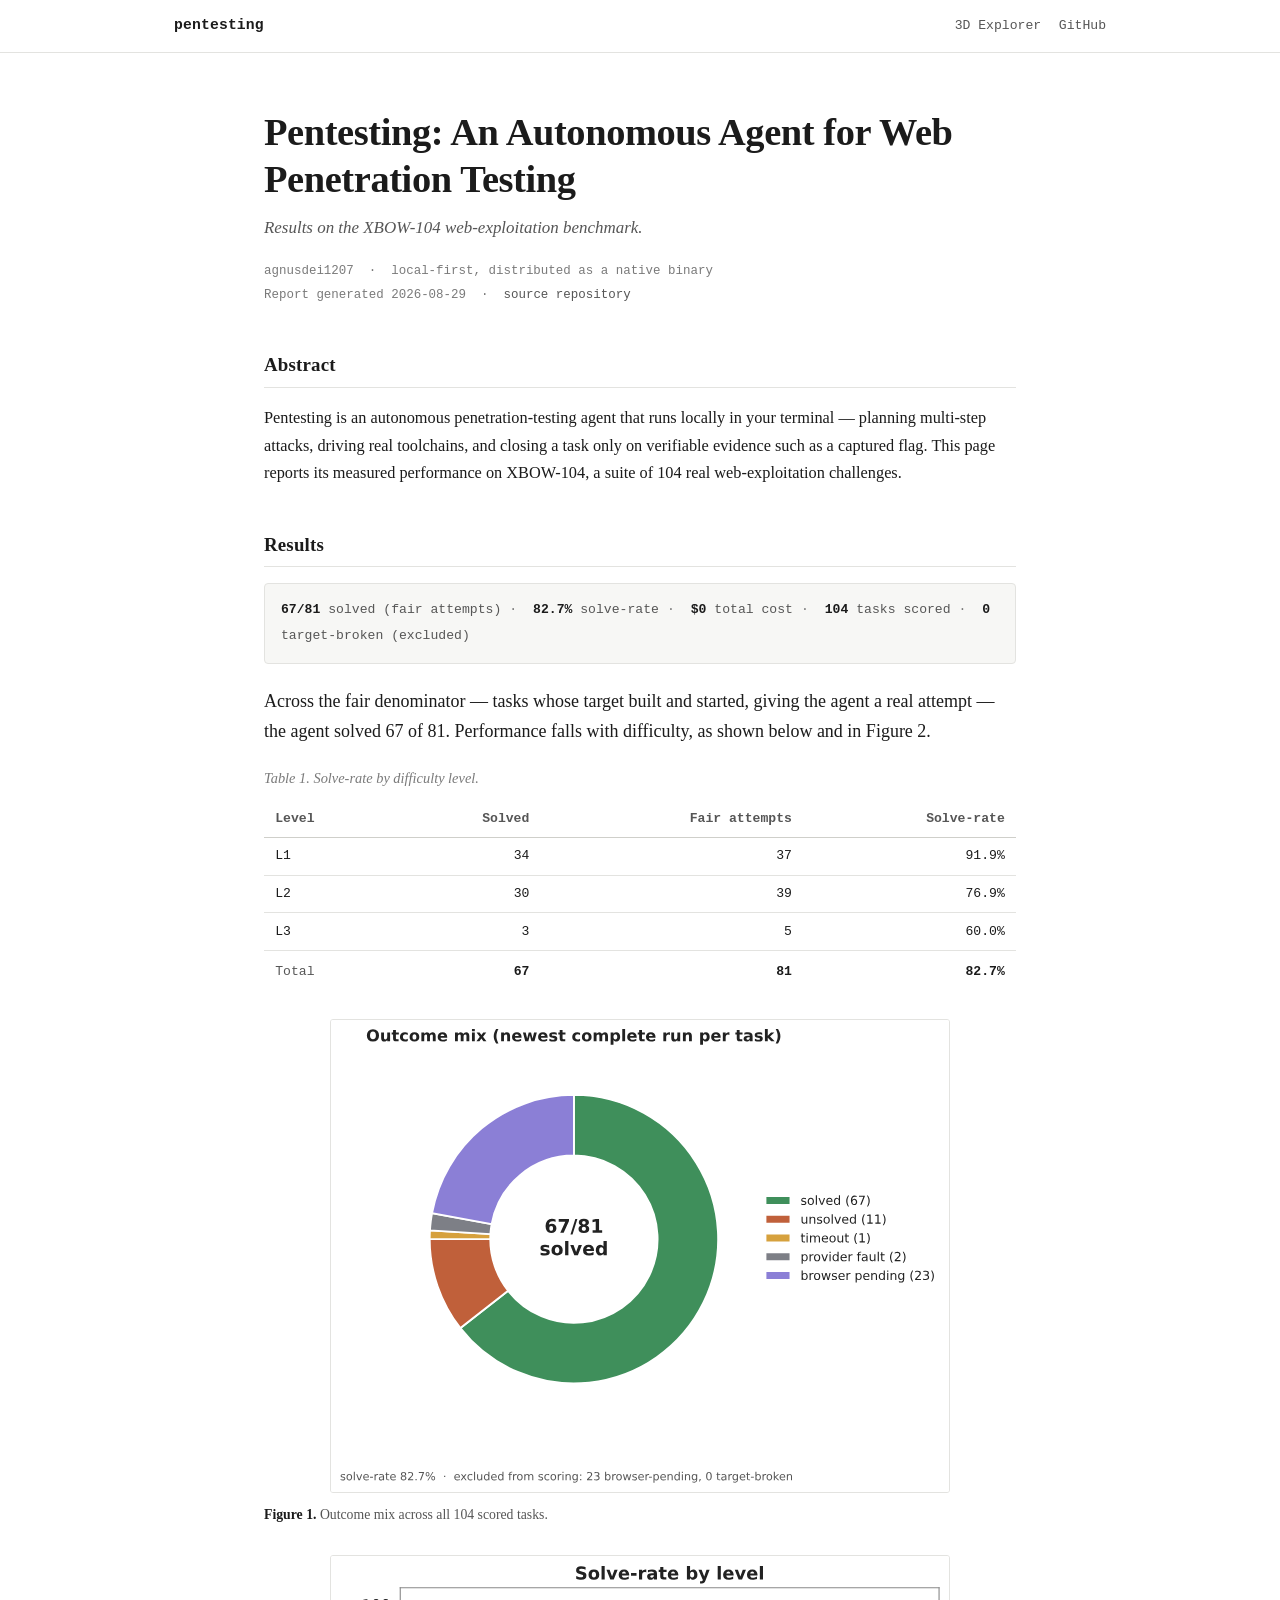
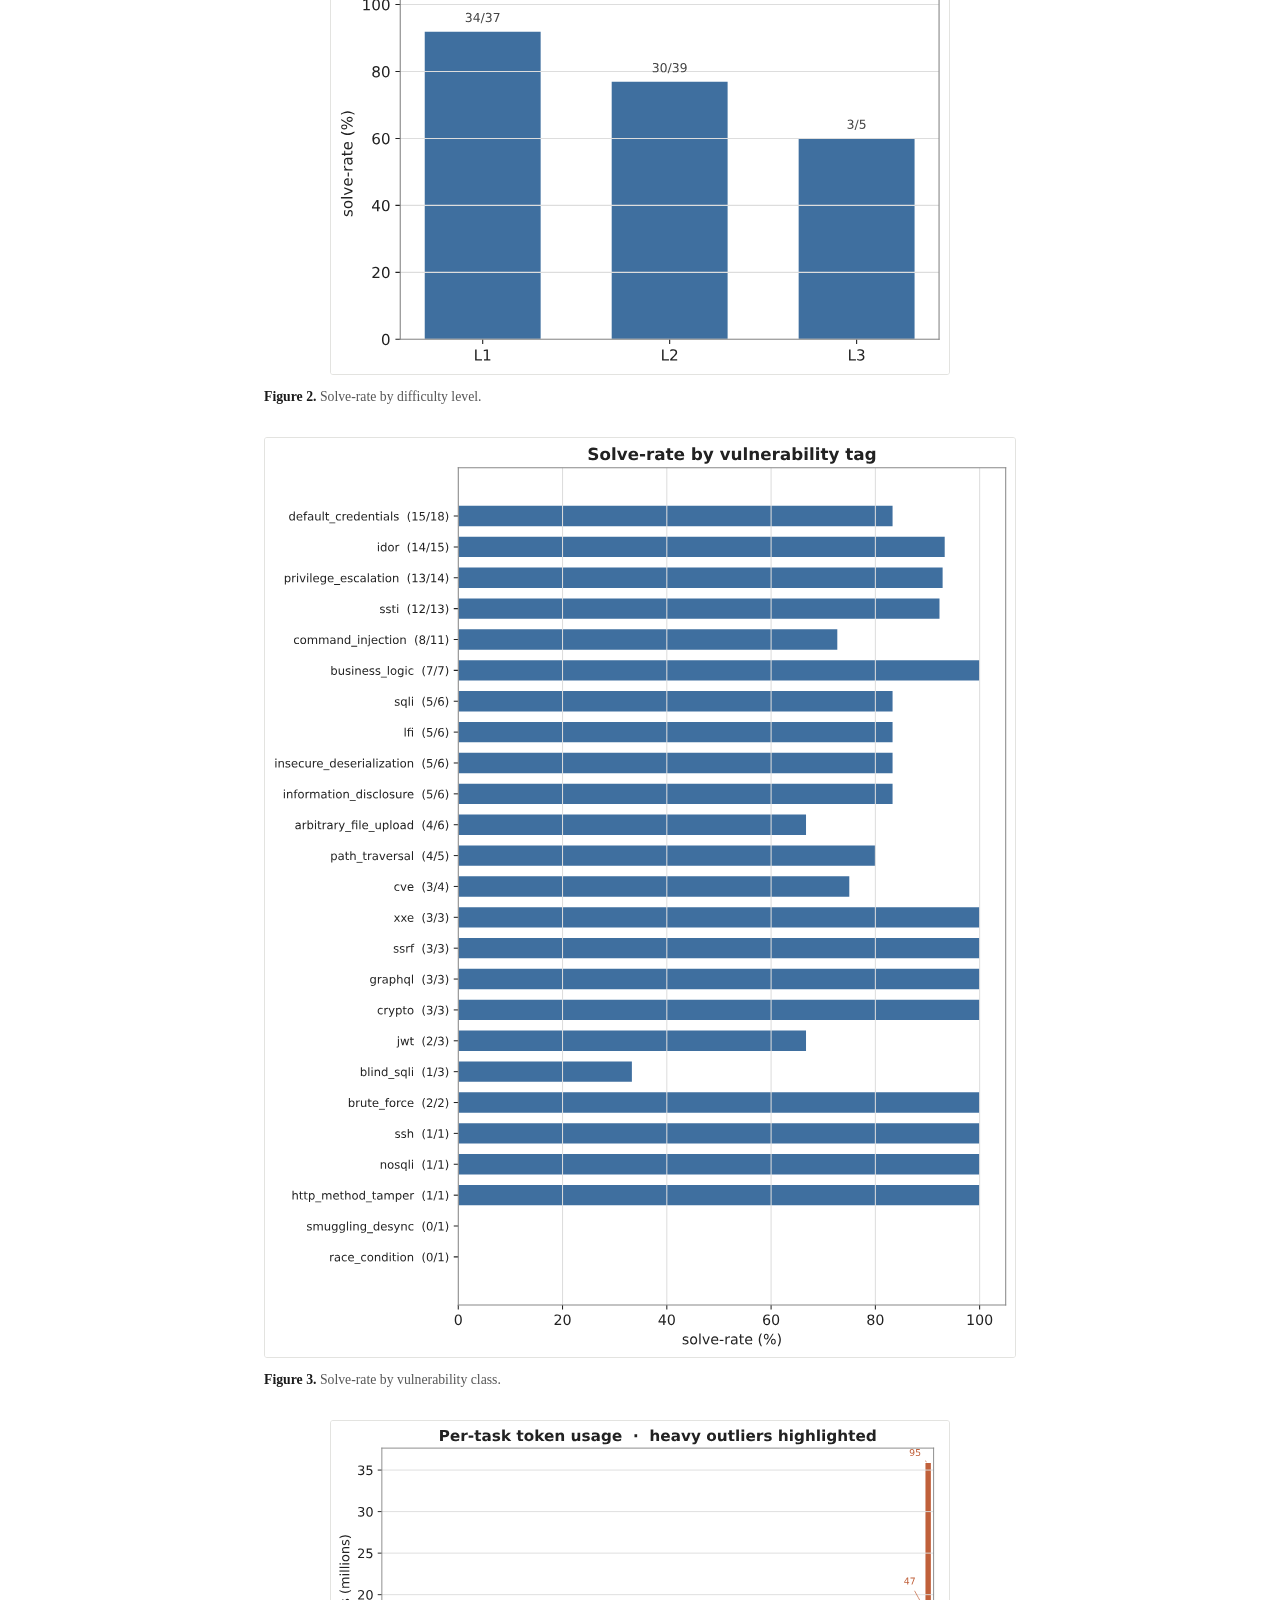
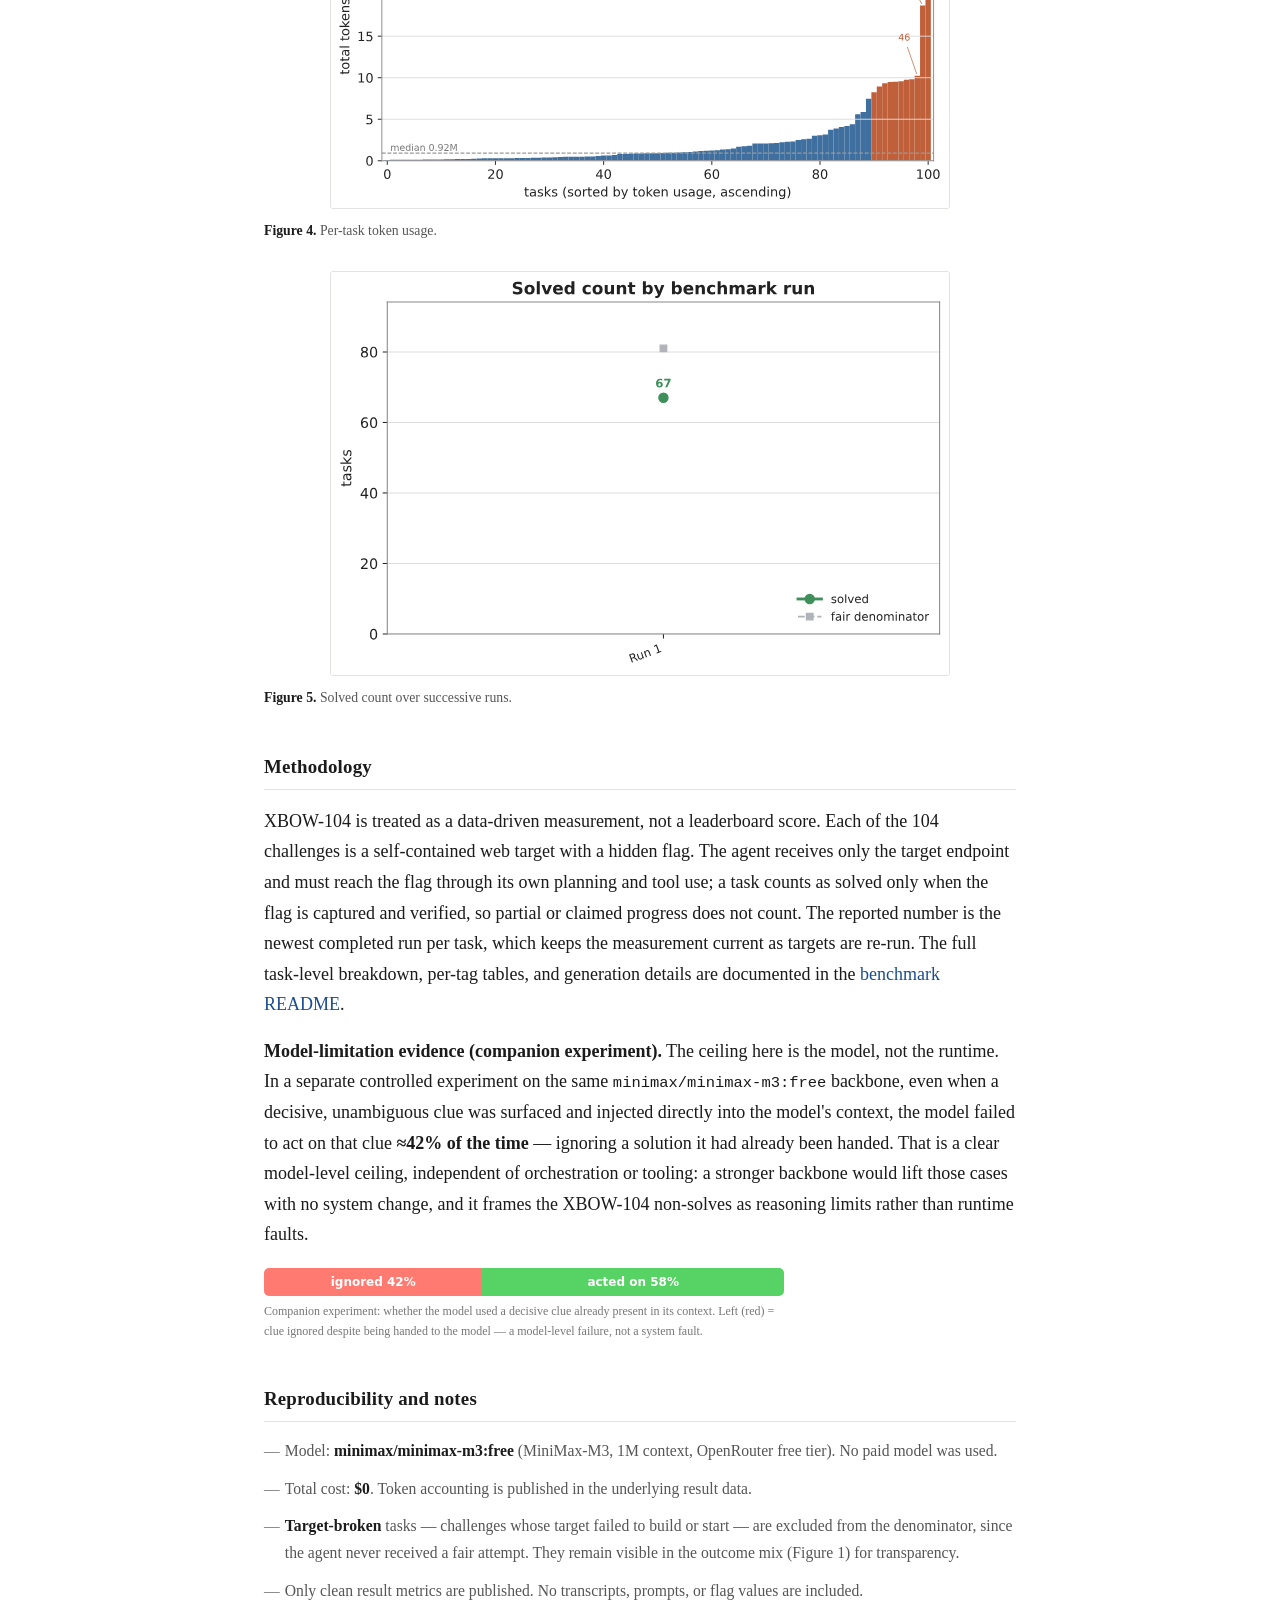
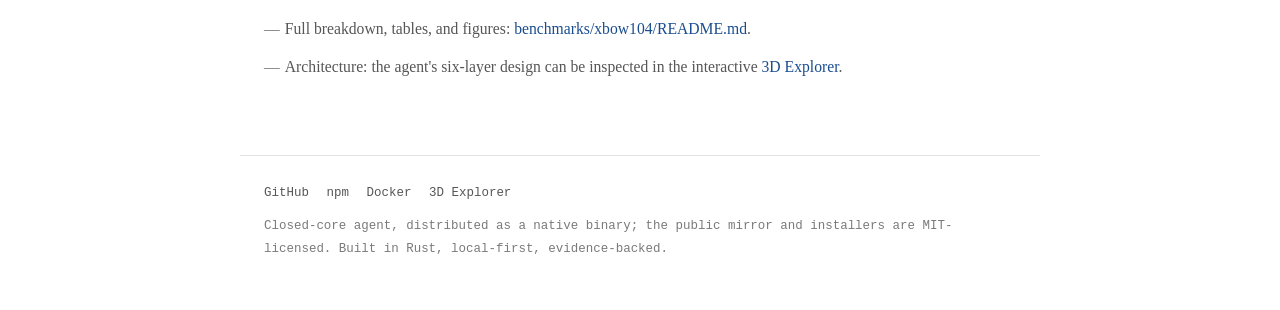
<file: index.html>
<!DOCTYPE html>
<html lang="en">
<head>
    <meta charset="UTF-8">
    <meta name="viewport" content="width=device-width, initial-scale=1.0">
    <meta name="google-site-verification" content="_qpSp6gk5smSMelgdfXN_lOxkhBn6YTdgWCXtdo_gXA" />
    <title>Pentesting — Autonomous AI Pentesting Agent | Rust CTF Solver & 3D Architecture</title>
    <link rel="canonical" href="https://agnusdei1207.github.io/pentesting-public/">
    <link rel="icon" type="image/svg+xml" href="favicon.svg">
    <meta name="theme-color" content="#e6edf3" media="(prefers-color-scheme: light)">
    <meta name="theme-color" content="#0d1117" media="(prefers-color-scheme: dark)">

    <!-- SEO Meta Tags -->
    <meta name="description" content="Pentesting is an autonomous AI penetration-testing agent built in Rust. This report documents its results on the XBOW-104 autonomous web-exploitation benchmark, run at $0 cost on a free-tier model, with a full methodology and reproducibility breakdown.">
    <meta name="keywords" content="pentesting, AI pentesting agent, autonomous penetration testing, CTF solver, capture the flag AI, cybersecurity agent, Rust security tool, red team automation, vulnerability scanner, offensive security AI, terminal security tool, local-first agent, bug bounty tool, ethical hacking AI, security assessment, 3D architecture explorer, npm pentesting, Docker pentesting, 자동 침투 테스트, AI 보안 에이전트, 사이버보안, 모의해킹, CTF 풀이, 레드팀 자동화">
    <meta name="author" content="agnusdei1207">
    <meta name="robots" content="index, follow, max-image-preview:large, max-snippet:-1, max-video-preview:-1">
    <meta name="generator" content="Rust">

    <!-- Open Graph / Facebook / LinkedIn / Discord / Slack / Kakao -->
    <meta property="og:type" content="website">
    <meta property="og:site_name" content="Pentesting — AI Security Agent">
    <meta property="og:title" content="Pentesting — AI Agent for Autonomous Penetration Testing: XBOW-104 Report">
    <meta property="og:description" content="Autonomous pentesting agent built in Rust. Report of its XBOW-104 web-exploitation benchmark results — 67/81 fair attempts solved, 82.7% solve-rate, $0 cost on a free-tier model — with methodology and reproducibility notes.">
    <meta property="og:url" content="https://agnusdei1207.github.io/pentesting-public/">
    <meta property="og:image" content="https://agnusdei1207.github.io/pentesting-public/og-image.png">
    <meta property="og:image:type" content="image/png">
    <meta property="og:image:width" content="1200">
    <meta property="og:image:height" content="630">
    <meta property="og:image:alt" content="Pentesting: Autonomous AI pentesting agent architecture — 3D interactive visualization built in Rust">
    <meta property="og:locale" content="en_US">
    <meta property="og:locale:alternate" content="ko_KR">

    <!-- Twitter / X Card -->
    <meta name="twitter:card" content="summary_large_image">
    <meta name="twitter:title" content="Pentesting — AI Agent for Autonomous Penetration Testing: XBOW-104 Report">
    <meta name="twitter:description" content="Autonomous AI pentesting agent built in Rust. XBOW-104 web-exploitation benchmark: 67/81 fair attempts solved, 82.7% solve-rate, $0 cost. Methodology and reproducibility included.">
    <meta name="twitter:image" content="https://agnusdei1207.github.io/pentesting-public/og-image.png">
    <meta name="twitter:image:alt" content="Pentesting: Autonomous AI pentesting agent architecture — 3D interactive visualization built in Rust">

    <!-- Structured Data (JSON-LD) for Search Engines -->
    <script type="application/ld+json">
    {
      "@context": "https://schema.org",
      "@type": "SoftwareApplication",
      "name": "Pentesting",
      "alternateName": "Pentesting AI Agent",
      "url": "https://agnusdei1207.github.io/pentesting-public/",
      "description": "Autonomous AI penetration-testing agent with interactive 3D architecture explorer. Local-first, terminal-native, built in Rust. Supports CTF auto-solving, red team automation, and security assessment.",
      "applicationCategory": "SecurityApplication",
      "operatingSystem": "Linux, macOS, Windows via Docker",
      "softwareVersion": "latest",
      "programmingLanguage": "Rust",
      "image": "https://agnusdei1207.github.io/pentesting-public/og-image.png",
      "screenshot": "https://agnusdei1207.github.io/pentesting-public/og-image.png",
      "keywords": "AI pentesting, autonomous penetration testing, CTF solver, cybersecurity agent, Rust security, red team automation",
      "installUrl": "https://www.npmjs.com/package/pentesting",
      "downloadUrl": "https://hub.docker.com/r/agnusdei1207/pentesting",
      "author": {
        "@type": "Person",
        "name": "agnusdei1207",
        "url": "https://github.com/agnusdei1207"
      },
      "offers": {
        "@type": "Offer",
        "price": "0",
        "priceCurrency": "USD",
        "availability": "https://schema.org/InStock"
      },
      "sourceOrganization": {
        "@type": "SoftwareSourceCode",
        "codeRepository": "https://github.com/agnusdei1207/pentesting-public",
        "programmingLanguage": "Rust",
        "runtimePlatform": "Native binary"
      }
    }
    </script>

    <link rel="stylesheet" href="css/landing.css">
</head>
<body>

    <!-- ══ TOP NAV ══ -->
    <nav class="topnav" aria-label="Primary">
        <div class="row">
            <a class="wordmark" href="./">pentesting</a>
            <div class="navlinks">
                <a href="explorer.html" target="_blank" rel="noopener">3D Explorer</a>
                <a href="https://github.com/agnusdei1207/pentesting-public" target="_blank" rel="noopener noreferrer">GitHub</a>
            </div>
        </div>
    </nav>

    <main class="paper">

        <!-- ══ TITLE BLOCK ══ -->
        <header class="doc-head">
            <h1 class="title">Pentesting: An Autonomous Agent for Web Penetration Testing</h1>
            <p class="subtitle">Results on the XBOW-104 web-exploitation benchmark.</p>
            <p class="byline">
                agnusdei1207 &nbsp;·&nbsp; local-first, distributed as a native binary<br>
                Report generated <span id="meta-date">2026-08-29</span> &nbsp;·&nbsp;
                <a href="https://github.com/agnusdei1207/pentesting-public" target="_blank" rel="noopener noreferrer">source repository</a>
            </p>
        </header>

        <!-- ══ ABSTRACT ══ -->
        <section class="sec" id="overview">
            <h2>Abstract</h2>
            <p class="abstract">
                Pentesting is an autonomous penetration-testing agent that runs locally in your
                terminal — planning multi-step attacks, driving real toolchains, and closing a task
                only on verifiable evidence such as a captured flag. This page reports its measured
                performance on XBOW-104, a suite of 104 real web-exploitation challenges.
            </p>
        </section>

        <!-- ══ RESULTS ══ -->
        <section class="sec" id="benchmark">
            <h2>Results</h2>

            <p class="statline">
                <b id="st-solved">67/81</b> solved (fair attempts)<span class="div">·</span>
                <b id="st-rate">82.7%</b> solve-rate<span class="div">·</span>
                <b id="st-cost">$0</b> total cost<span class="div">·</span>
                <b id="st-scored">104</b> tasks scored<span class="div">·</span>
                <b id="st-broken">10</b> target-broken (excluded)
            </p>

            <p>
                Across the fair denominator — tasks whose target built and started, giving the agent
                a real attempt — the agent solved 67 of 81. Performance falls with difficulty, as
                shown below and in Figure 2.
            </p>

            <div class="table-wrap">
                <table class="data" id="level-table">
                    <caption>Table 1. Solve-rate by difficulty level.</caption>
                    <thead>
                        <tr><th>Level</th><th>Solved</th><th>Fair attempts</th><th>Solve-rate</th></tr>
                    </thead>
                    <tbody>
                        <tr><td>L1</td><td>30</td><td>40</td><td>75.0%</td></tr>
                        <tr><td>L2</td><td>23</td><td>47</td><td>48.9%</td></tr>
                        <tr><td>L3</td><td>2</td><td>7</td><td>28.6%</td></tr>
                    </tbody>
                    <tfoot>
                        <tr><td>Total</td><td><b>67</b></td><td><b>81</b></td><td><b>82.7%</b></td></tr>
                    </tfoot>
                </table>
            </div>

            <figure class="fig">
                <img src="benchmarks/xbow104/graphs/outcome_mix.svg" alt="Outcome mix across all scored tasks: solved, unsolved, timeout, provider fault, target broken" loading="lazy" width="620">
                <figcaption><b>Figure 1.</b> Outcome mix across all 104 scored tasks.</figcaption>
            </figure>

            <figure class="fig">
                <img src="benchmarks/xbow104/graphs/solve_rate_by_level.svg" alt="Solve rate by difficulty level L1 through L3" loading="lazy" width="620">
                <figcaption><b>Figure 2.</b> Solve-rate by difficulty level.</figcaption>
            </figure>

            <figure class="fig wide">
                <img src="benchmarks/xbow104/graphs/solve_rate_by_tag.svg" alt="Solve rate broken down by vulnerability class" loading="lazy">
                <figcaption><b>Figure 3.</b> Solve-rate by vulnerability class.</figcaption>
            </figure>

            <figure class="fig">
                <img src="benchmarks/xbow104/graphs/token_usage.svg" alt="Per-task token usage distribution" loading="lazy" width="620">
                <figcaption><b>Figure 4.</b> Per-task token usage.</figcaption>
            </figure>

            <figure class="fig">
                <img src="benchmarks/xbow104/graphs/history.svg" alt="Solved count over successive benchmark runs" loading="lazy" width="620">
                <figcaption><b>Figure 5.</b> Solved count over successive runs.</figcaption>
            </figure>
        </section>

        <!-- ══ METHODOLOGY ══ -->
        <section class="sec" id="methodology">
            <h2>Methodology</h2>
            <p>
                XBOW-104 is treated as a data-driven measurement, not a leaderboard score. Each of
                the 104 challenges is a self-contained web target with a hidden flag. The agent
                receives only the target endpoint and must reach the flag through its own planning
                and tool use; a task counts as solved only when the flag is captured and verified,
                so partial or claimed progress does not count. The reported number is the newest
                completed run per task, which keeps the measurement current as targets are re-run.
                The full task-level breakdown, per-tag tables, and generation details are documented
                in the
                <a href="benchmarks/xbow104/README.md">benchmark README</a>.
            </p>
            <p>
                <b>Model-limitation evidence (companion experiment).</b> The ceiling here is the
                model, not the runtime. In a separate controlled experiment on the same
                <code>minimax/minimax-m3:free</code> backbone, even when a decisive, unambiguous clue
                was surfaced and injected directly into the model's context, the model failed to act
                on that clue <b>&#8776;42% of the time</b> &mdash; ignoring a solution it had already
                been handed. That is a clear model-level ceiling, independent of orchestration or
                tooling: a stronger backbone would lift those cases with no system change, and it
                frames the XBOW-104 non-solves as reasoning limits rather than runtime faults.
            </p>
            <figure style="margin:1.1rem 0;max-width:520px;">
                <div style="display:flex;height:28px;border-radius:5px;overflow:hidden;font:600 12px/28px system-ui,sans-serif;color:#fff;">
                    <div style="width:42%;background:#ff7b72;text-align:center;white-space:nowrap;">ignored 42%</div>
                    <div style="width:58%;background:#56d364;text-align:center;white-space:nowrap;">acted on 58%</div>
                </div>
                <figcaption style="font-size:12px;color:#777;margin-top:5px;">
                    Companion experiment: whether the model used a decisive clue already present in its
                    context. Left (red) = clue ignored despite being handed to the model &mdash; a
                    model-level failure, not a system fault.
                </figcaption>
            </figure>
        </section>

        <!-- ══ REPRODUCIBILITY / NOTES ══ -->
        <section class="sec" id="reproducibility">
            <h2>Reproducibility and notes</h2>
            <ul class="notes">
                <li>Model: <b>minimax/minimax-m3:free</b> (MiniMax-M3, 1M context, OpenRouter free tier). No paid model was used.</li>
                <li>Total cost: <b>$0</b>. Token accounting is published in the underlying result data.</li>
                <li><b>Target-broken</b> tasks — challenges whose target failed to build or start — are excluded from the denominator, since the agent never received a fair attempt. They remain visible in the outcome mix (Figure 1) for transparency.</li>
                <li>Only clean result metrics are published. No transcripts, prompts, or flag values are included.</li>
                <li>Full breakdown, tables, and figures: <a href="benchmarks/xbow104/README.md">benchmarks/xbow104/README.md</a>.</li>
                <li>Architecture: the agent's six-layer design can be inspected in the interactive <a href="explorer.html" target="_blank" rel="noopener">3D Explorer</a>.</li>
            </ul>
        </section>
    </main>

    <!-- ══ FOOTER ══ -->
    <footer class="paper-foot">
        <div class="frow">
            <a href="https://github.com/agnusdei1207/pentesting-public" target="_blank" rel="noopener noreferrer">GitHub</a>
            <a href="https://www.npmjs.com/package/pentesting" target="_blank" rel="noopener noreferrer">npm</a>
            <a href="https://hub.docker.com/r/agnusdei1207/pentesting" target="_blank" rel="noopener noreferrer">Docker</a>
            <a href="explorer.html" target="_blank" rel="noopener">3D Explorer</a>
        </div>
        <div>Closed-core agent, distributed as a native binary; the public mirror and installers are MIT-licensed. Built in Rust, local-first, evidence-backed.</div>
    </footer>

    <script>
    (function () {
        "use strict";

        function pct(n) { return (typeof n === "number") ? n.toFixed(1).replace(/\.0$/, ".0") + "%" : ""; }
        function fmtInt(n) { return Number(n).toLocaleString("en-US"); }

        /* ── Live benchmark numbers from published summary.json (static fallback in DOM) ── */
        fetch("benchmarks/xbow104/data/summary.json", { cache: "no-store" })
            .then(function (r) { if (!r.ok) throw new Error("no data"); return r.json(); })
            .then(function (d) {
                if (typeof d.solved === "number" && typeof d.fair_denominator === "number") {
                    document.getElementById("st-solved").textContent = d.solved + "/" + d.fair_denominator;
                }
                if (typeof d.solve_rate_pct === "number") {
                    document.getElementById("st-rate").textContent = d.solve_rate_pct + "%";
                }
                if (typeof d.cost_usd_total === "number") {
                    var c = d.cost_usd_total;
                    document.getElementById("st-cost").textContent = c === 0 ? "$0" : "$" + c;
                }
                if (typeof d.tasks_scored === "number") {
                    document.getElementById("st-scored").textContent = fmtInt(d.tasks_scored);
                }
                if (typeof d.target_broken_excluded === "number") {
                    document.getElementById("st-broken").textContent = d.target_broken_excluded;
                }
                if (d.latest_data_date) {
                    document.getElementById("meta-date").textContent = d.latest_data_date;
                }

                /* Rebuild the by-level table from live data */
                if (d.per_level) {
                    var order = ["1", "2", "3"];
                    var rows = "";
                    order.forEach(function (k) {
                        var lv = d.per_level[k];
                        if (!lv) return;
                        rows += "<tr><td>L" + k + "</td><td>" + lv.solved + "</td><td>" +
                                lv.fair_denominator + "</td><td>" + pct(lv.solve_rate_pct) + "</td></tr>";
                    });
                    if (rows) {
                        var tbody = document.querySelector("#level-table tbody");
                        if (tbody) tbody.innerHTML = rows;
                    }
                    if (typeof d.solved === "number") {
                        var tf = document.querySelector("#level-table tfoot tr");
                        if (tf) {
                            tf.innerHTML = "<td>Total</td><td><b>" + d.solved + "</b></td><td><b>" +
                                d.fair_denominator + "</b></td><td><b>" + d.solve_rate_pct + "%</b></td>";
                        }
                    }
                }
            })
            .catch(function () { /* keep static fallback values already in the DOM */ });
    })();
    </script>
</body>
</html>
</file>
<file: css/landing.css>
/* ══════════════════════════════════════════════════════════════════
   PENTESTING — LANDING PAGE
   Sober academic / technical-report aesthetic.
   Single centered column, near-monochrome, restrained link accent.
   Light + dark (prefers-color-scheme), reduced-motion aware.
   ══════════════════════════════════════════════════════════════════ */

:root {
    --bg:        #ffffff;
    --bg-soft:   #f7f7f5;
    --text:      #1b1b1b;
    --text-mute: #565656;
    --text-faint:#7a7a7a;
    --border:    #e3e3e0;
    --border-strong: #cfcfca;
    --accent:    #1a4d8f;   /* links only */
    --accent-visited: #5a3d8f;

    --serif: Charter, "Bitstream Charter", "Sitka Text", Cambria, Georgia, "Times New Roman", ui-serif, serif;
    --mono:  ui-monospace, "SF Mono", "JetBrains Mono", Menlo, Consolas, "Liberation Mono", monospace;

    --measure: 800px;
}

@media (prefers-color-scheme: dark) {
    :root {
        --bg:        #15171b;
        --bg-soft:   #1c1f24;
        --text:      #dcdee3;
        --text-mute: #a4a9b2;
        --text-faint:#7d838d;
        --border:    #2b2f36;
        --border-strong: #3a3f48;
        --accent:    #7fabe6;
        --accent-visited: #b79ce0;
    }
}

*, *::before, *::after { box-sizing: border-box; margin: 0; padding: 0; }

html { -webkit-text-size-adjust: 100%; }

body {
    background: var(--bg);
    color: var(--text);
    font-family: var(--serif);
    font-size: 18px;
    line-height: 1.7;
    -webkit-font-smoothing: antialiased;
    text-rendering: optimizeLegibility;
}

a {
    color: var(--accent);
    text-decoration: none;
    border-bottom: 1px solid transparent;
}
a:hover { border-bottom-color: currentColor; }
a:focus-visible {
    outline: 2px solid var(--accent);
    outline-offset: 2px;
    border-radius: 2px;
}

code, kbd, samp, .mono { font-family: var(--mono); font-size: 0.86em; }

/* ── TOP NAV ────────────────────────────────────────────────────── */
.topnav {
    border-bottom: 1px solid var(--border);
    background: var(--bg);
}
.topnav .row {
    max-width: 980px;
    margin: 0 auto;
    padding: 0 1.5rem;
    height: 52px;
    display: flex;
    align-items: center;
    justify-content: space-between;
    gap: 1rem;
}
.wordmark {
    font-family: var(--mono);
    font-size: 0.92rem;
    font-weight: 600;
    letter-spacing: 0.01em;
    color: var(--text);
    border-bottom: none;
}
.wordmark:hover { border-bottom: none; }
.navlinks {
    display: flex;
    flex-wrap: wrap;
    align-items: center;
    gap: 1.1rem;
    font-family: var(--mono);
    font-size: 0.82rem;
}
.navlinks a {
    color: var(--text-mute);
    border-bottom: none;
    white-space: nowrap;
}
.navlinks a:hover { color: var(--text); border-bottom: 1px solid currentColor; }

@media (max-width: 640px) {
    .topnav .row { height: auto; flex-direction: column; align-items: flex-start; padding-top: 0.7rem; padding-bottom: 0.7rem; }
    .navlinks { gap: 0.9rem; }
}

/* ── DOCUMENT COLUMN ────────────────────────────────────────────── */
.paper {
    max-width: var(--measure);
    margin: 0 auto;
    padding: 3.5rem 1.5rem 4rem;
}

.doc-head { margin-bottom: 2.5rem; }
h1.title {
    font-size: clamp(1.7rem, 4.2vw, 2.4rem);
    line-height: 1.22;
    font-weight: 600;
    letter-spacing: -0.01em;
}
.subtitle {
    margin-top: 0.7rem;
    color: var(--text-mute);
    font-size: 1.06rem;
    font-style: italic;
}
.byline {
    margin-top: 1.1rem;
    font-family: var(--mono);
    font-size: 0.78rem;
    color: var(--text-faint);
    line-height: 1.9;
}
.byline a { color: var(--text-mute); }

section.sec { margin-top: 2.6rem; }
h2 {
    font-size: 1.18rem;
    font-weight: 600;
    letter-spacing: 0.01em;
    padding-bottom: 0.35rem;
    border-bottom: 1px solid var(--border);
    margin-bottom: 1rem;
}
h3 {
    font-size: 1rem;
    font-weight: 600;
    margin: 1.6rem 0 0.6rem;
}
p { margin: 0 0 1rem; }
p:last-child { margin-bottom: 0; }

.abstract {
    color: var(--text);
    font-size: 1.02rem;
}

/* Inline stat line */
.statline {
    font-family: var(--mono);
    font-size: 0.82rem;
    color: var(--text-mute);
    background: var(--bg-soft);
    border: 1px solid var(--border);
    border-radius: 4px;
    padding: 0.8rem 1rem;
    line-height: 2;
    margin-bottom: 1.4rem;
}
.statline b { color: var(--text); font-weight: 600; }
.statline .div { color: var(--text-faint); margin: 0 0.5rem; }

/* Tables */
.table-wrap { overflow-x: auto; margin: 1.2rem 0; }
table.data {
    width: 100%;
    border-collapse: collapse;
    font-family: var(--mono);
    font-size: 0.82rem;
}
table.data caption {
    text-align: left;
    color: var(--text-faint);
    font-family: var(--serif);
    font-size: 0.9rem;
    font-style: italic;
    margin-bottom: 0.6rem;
}
table.data th, table.data td {
    text-align: right;
    padding: 0.45rem 0.7rem;
    border-bottom: 1px solid var(--border);
    white-space: nowrap;
}
table.data th:first-child, table.data td:first-child { text-align: left; }
table.data thead th {
    color: var(--text-mute);
    font-weight: 600;
    border-bottom: 1px solid var(--border-strong);
}
table.data tbody tr:hover { background: var(--bg-soft); }
table.data td b { color: var(--text); font-weight: 600; }
table.data tfoot td {
    border-top: 1px solid var(--border-strong);
    border-bottom: none;
    color: var(--text-mute);
    padding-top: 0.6rem;
}

/* Figures */
figure.fig {
    margin: 1.8rem 0;
}
figure.fig img {
    display: block;
    width: 100%;
    max-width: 620px;
    height: auto;
    margin: 0 auto;
    background: #ffffff;
    border: 1px solid var(--border);
    border-radius: 3px;
}
figure.fig.wide img { max-width: 100%; }
figure.fig figcaption {
    margin-top: 0.6rem;
    font-size: 0.86rem;
    color: var(--text-mute);
    text-align: left;
}
figure.fig figcaption b { color: var(--text); font-weight: 600; }

ul.notes {
    list-style: none;
    padding: 0;
}
ul.notes li {
    position: relative;
    padding-left: 1.3rem;
    margin-bottom: 0.7rem;
    color: var(--text-mute);
    font-size: 0.98rem;
}
ul.notes li::before {
    content: "—";
    position: absolute;
    left: 0;
    color: var(--text-faint);
}
ul.notes b { color: var(--text); font-weight: 600; }

/* Footer */
.paper-foot {
    max-width: var(--measure);
    margin: 0 auto;
    padding: 1.6rem 1.5rem 3rem;
    border-top: 1px solid var(--border);
    font-family: var(--mono);
    font-size: 0.78rem;
    color: var(--text-faint);
    line-height: 1.9;
}
.paper-foot a { color: var(--text-mute); }
.paper-foot .frow { display: flex; flex-wrap: wrap; gap: 1.1rem; margin-bottom: 0.5rem; }

@media (prefers-reduced-motion: reduce) {
    html { scroll-behavior: auto; }
}
@media (prefers-color-scheme: dark) {
    /* graph SVGs have white backgrounds; keep a light frame so they read cleanly */
    figure.fig img { border-color: var(--border-strong); }
}
</file>
